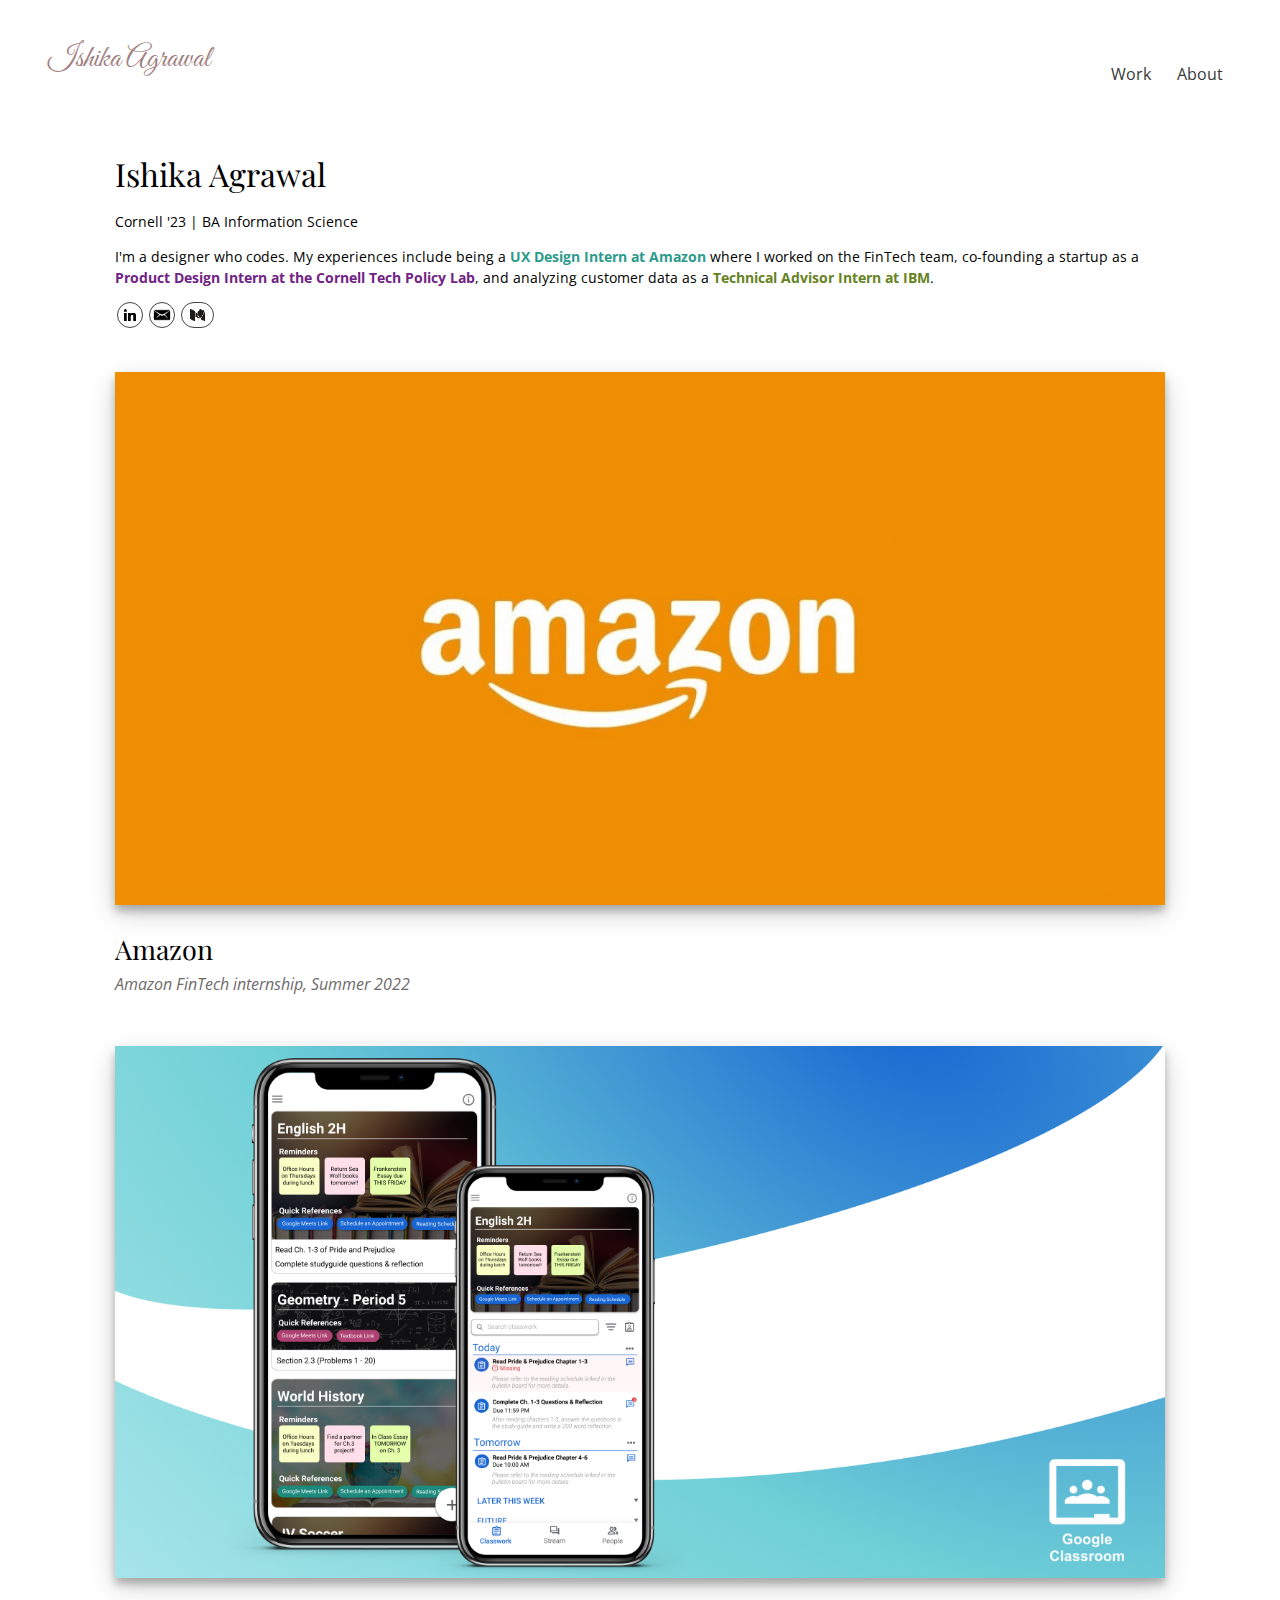
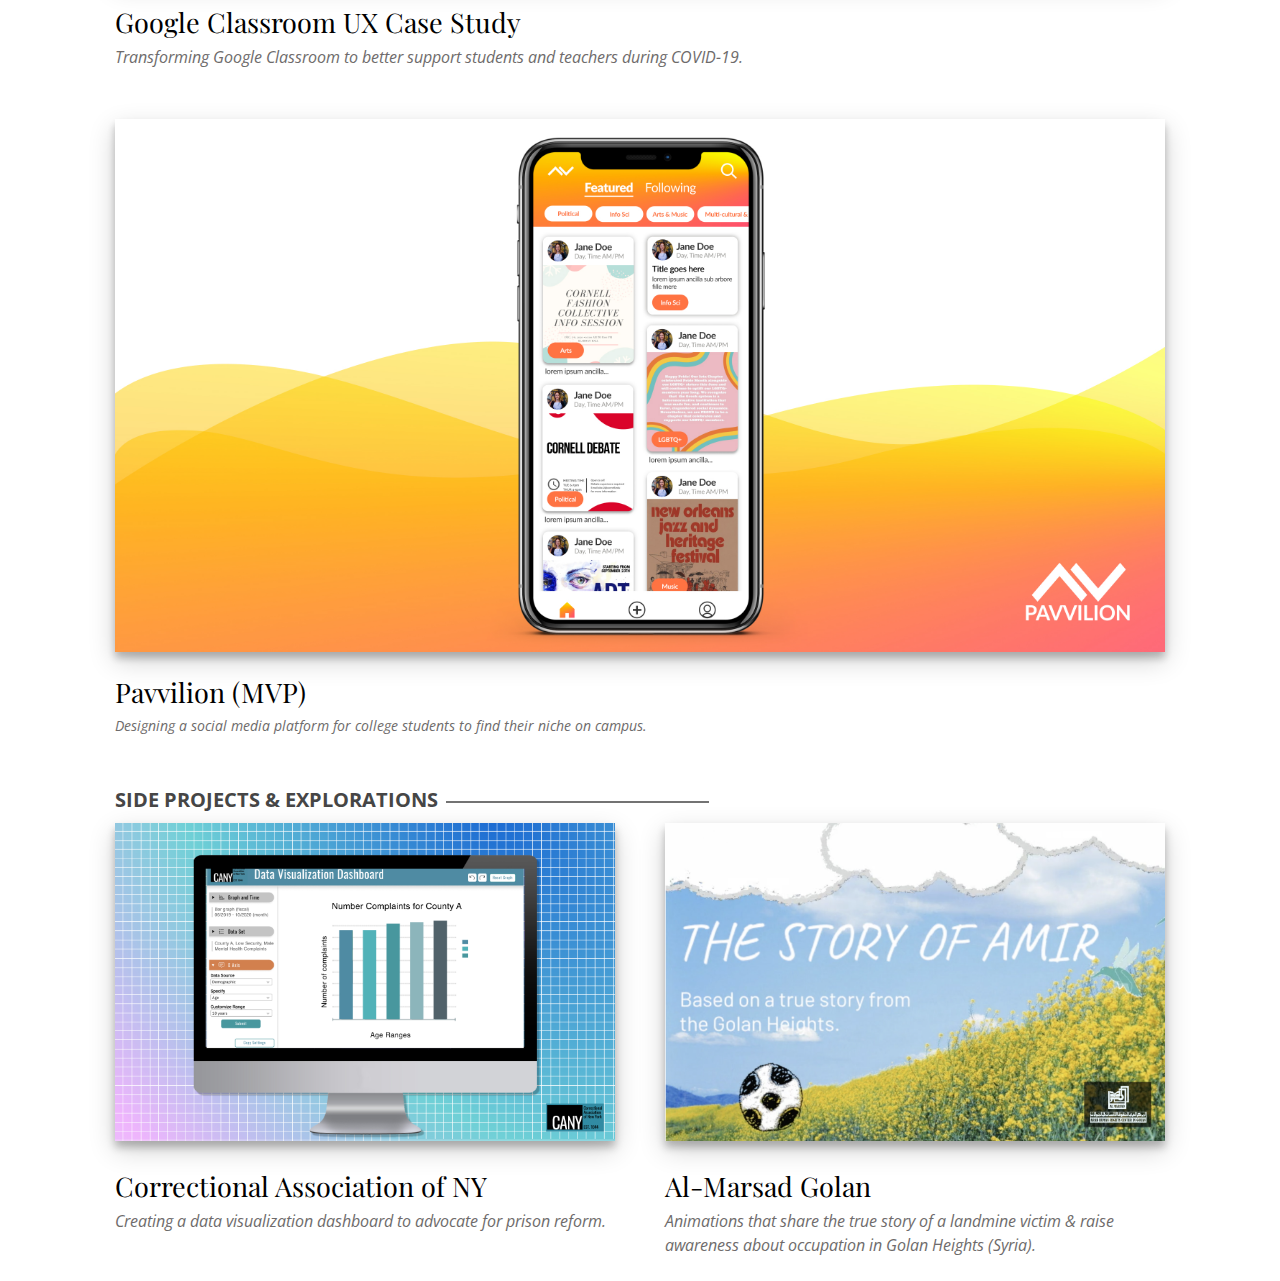
<file: index.html>
<!DOCTYPE html>
<html lang="en">
<head>
    <meta charset = "utf-8" />
    <meta name="viewport" content="width = device-width, initial-scale=1" />

    <title>Main Page</title>

    <!-- <link rel="stylesheet" type="text/css" href="styles/theme1.css" media="all"/> -->
    <link href="https://fonts.googleapis.com/css?family=Open+Sans" rel="stylesheet" type="text/css">
    <link href="https://fonts.googleapis.com/css?family=Playfair+Display" rel="stylesheet" type="text/css">
    <link href="https://fonts.googleapis.com/css2?family=Great+Vibes&family=Open+Sans:wght@300&display=swap" rel="stylesheet" type="text/css">
    <link rel="stylesheet" type="text/css" href="styles/theme3.css" media="all"/>
</head>

<body>
    <div class="top-bar">
    </div>

    <div class="page">

    <div id="cover_ishika">

        <h4>Ishika Agrawal</h4>

        <header>
            <nav>
                <ul>
                    <li style="margin-left: -45px"><a href = "index.html"> Work </a></li>
                    <li><a href = "about2.html"> About </a></li>
                </ul>
            </nav>
        </header>
    </div> 

    <div class="description">
        <h1> Ishika Agrawal </h1>
        <p>Cornell '23 | BA Information Science </p>
        <p>
            I'm a designer who codes. My experiences include being a <strong class="one"> UX Design Intern 
                at Amazon </strong> where I worked on the FinTech team, co-founding a startup as a <strong class="two">Product Design Intern 
            at the Cornell Tech Policy Lab</strong>, and analyzing customer data as a <strong class="three">Technical Advisor Intern at IBM</strong>.
        </p>

            <div class = "contact_info">
                <a href="https://www.linkedin.com/in/agrawal-ishika" target="_blank">
                    <img src="images/linkedin.png" alt = "LinkedIn">
                </a>
                <a href="mailto:ia83@cornell.edu" target="_blank">
                    <img src = "images/email.png" alt = "Email" >
                </a>
                <a href="https://medium.com/@ishikaagrawal04" target="_blank">
                    <img src = "images/medium.png" alt = "Medium" >
                </a>
            </div>
            <div class="menu-wrap">
                <input type="checkbox" class="toggler">
                <div class="hamburger"><div></div></div>
                <div class="menu">
                    <div>
                        <div>
                            <ul>
                                <li><a href = "index.html"> Work </a></li>
                                <li><a href = "about2.html"> About </a></li>
                            </ul>
                        </div>
                    </div>
                </div>
            </div>
            
    </div>

    <div class="page-main animate">
        <!-- <div class="subsection-title">
            <h4>FULL UX CASE STUDIES</h4>
        </div> -->

        <div class="case-study">
            <a href='amazon.html'><img src = "images/amazon.jpg" alt = "Google Classroom" class="image"/></a>
            <h2> Amazon</h2>
            <p> Amazon FinTech internship, Summer 2022 </p>
        </div>

        <div class="case-study">
            <a href='gc2.html'><img src = "images/gc_flipped2.jpg" alt = "Google Classroom" class="image"/></a>
            <h2> Google Classroom UX Case Study </h2>
            <p> Transforming Google Classroom to better support students and teachers during COVID-19. </p>
        </div>

        <div class="case-study pavvilion">
            <div class="coming-soon">
                <a href='pavvilion2.html'><img src = "images/pavvilion.jpg" alt = "Pavvilion" class="pavvilion-image"/></a>
                <div class="middle">
                    <div class="text">Coming Soon</div>
                </div>
            </div>
            <h2> Pavvilion (MVP) </h2>
            <p> Designing a social media platform for college students to find their niche on campus. </p>
        </div>

        <div class="subsection-title">
            <h4>SIDE PROJECTS & EXPLORATIONS</h4>
        </div>

        <div class="project-row">
            <div class="side-project">
                <a href='http:&#47;&#47;ishikaagrawal04.medium.com/prison-data-visualizations-advocating-for-ny-a4701d79b7fb'><img src = "images/cany.jpg" alt = "CANY" class="image"/></a>
                <h2> Correctional Association of NY </h2>
                <p> Creating a data visualization dashboard to advocate for prison reform. </p>
            </div>
    
            <div class="side-project">
                <a href='http:&#47;&#47;blogs.cornell.edu/designmediacommunityspring21/al-marsad-golan/'><img src = "images/golan.jpg" alt = "Golan" class="image"/></a>
                <h2> Al-Marsad Golan </h2>
                <p> Animations that share the true story of a landmine victim & raise awareness about occupation in Golan Heights (Syria).  </p>
            </div>
        </div>

        <!-- <div class="indiv_study1" onclick="location.href='http:&#47;&#47;ishikaagrawal04.medium.com/google-classroom-ux-case-study-ddb03329a4dc';" style="cursor: pointer;">
        </div>

        <div class="indiv_study3">
            <div class="cany" onclick="location.href='http:&#47;&#47;ishikaagrawal04.medium.com/prison-data-visualizations-advocating-for-ny-a4701d79b7fb';" style="cursor: pointer;">
            </div>
            <div class="nyc" onclick="location.href='http:&#47;&#47;blogs.cornell.edu/designmediacommunityspring21/al-marsad-golan/';" style="cursor: pointer;">
            </div>
        </div> -->
    </div>

</div>


</body>

</html>
</file>
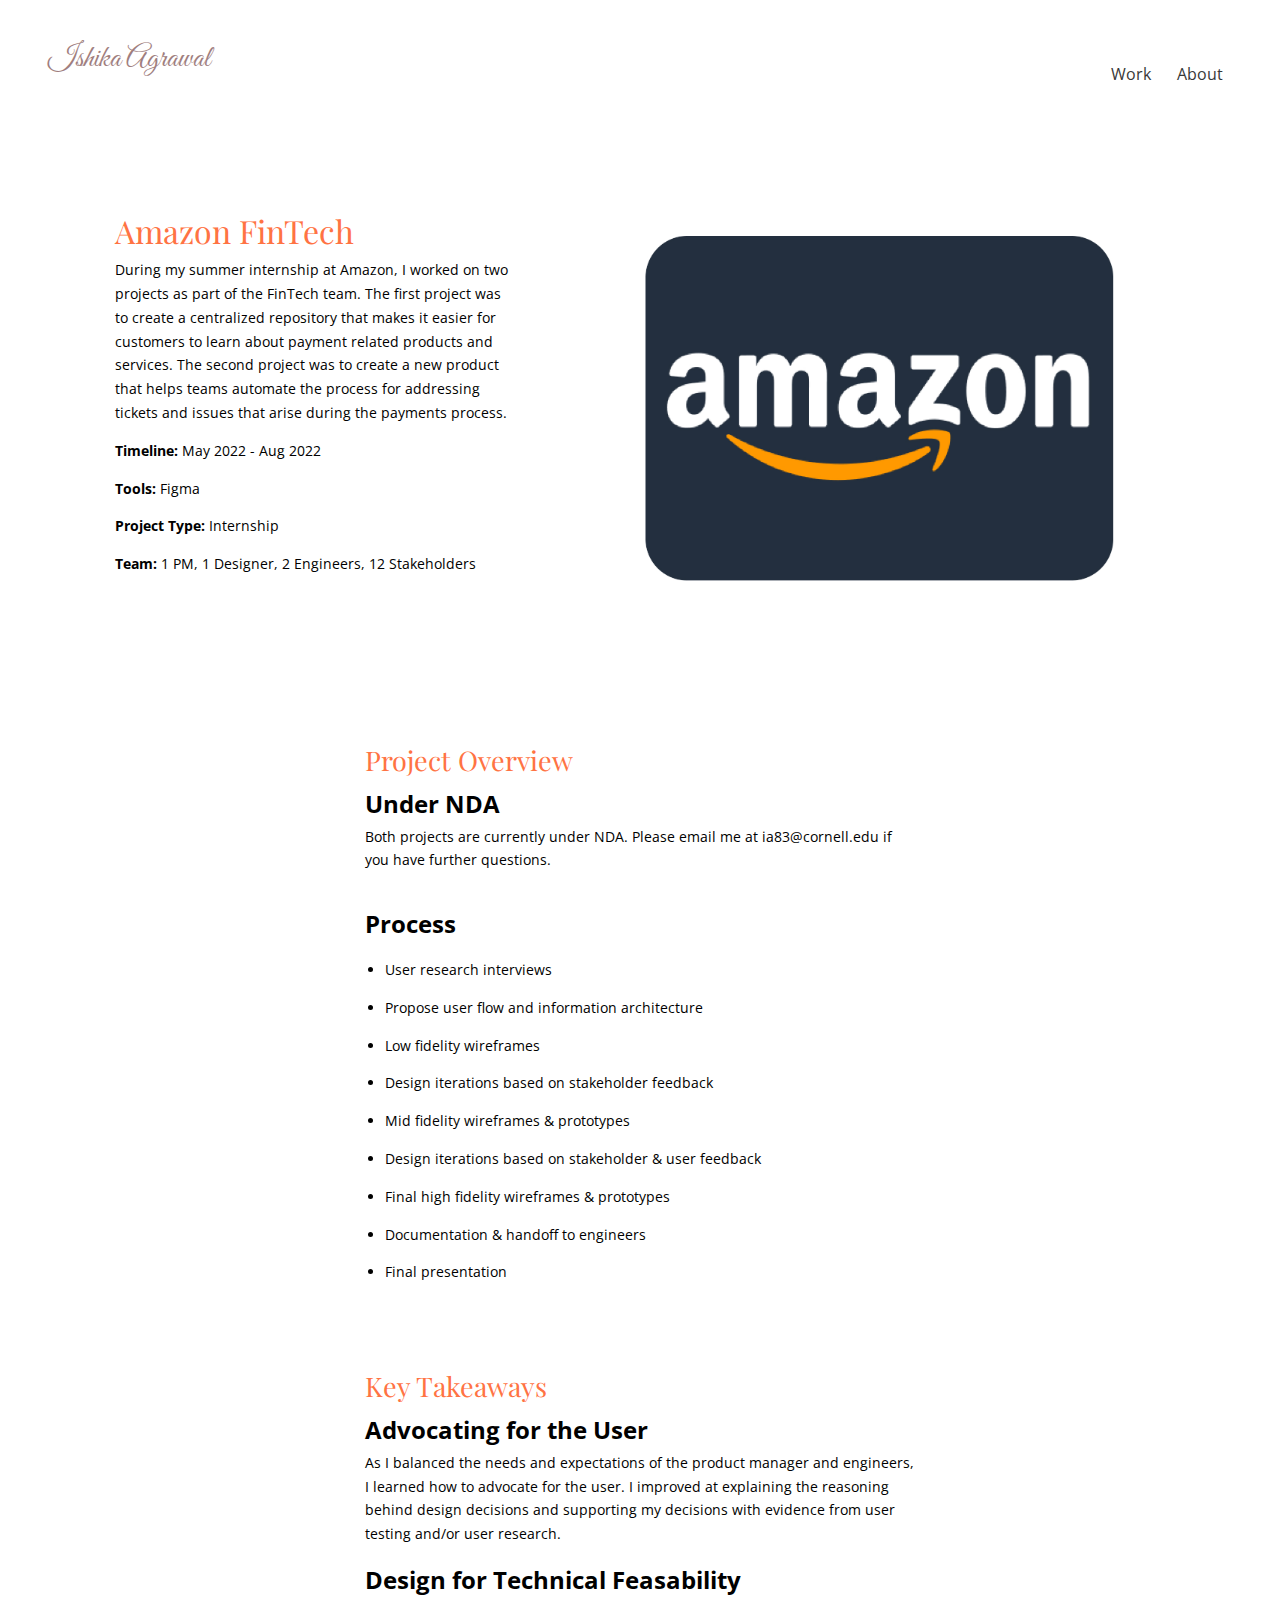
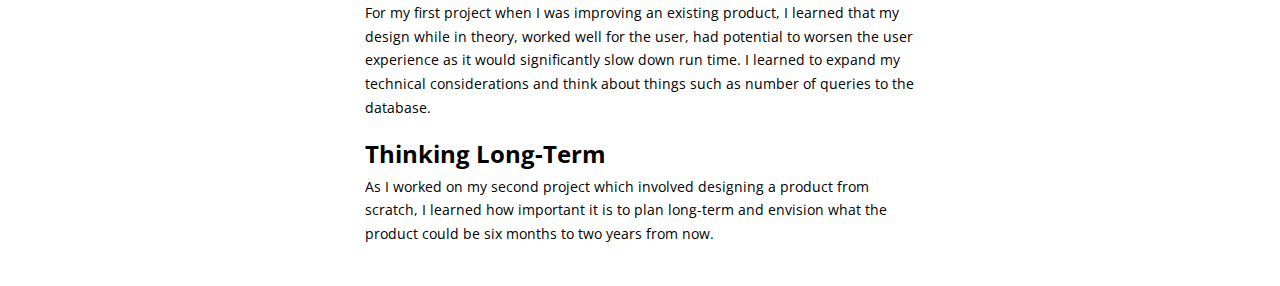
<file: amazon.html>
<!DOCTYPE html>
<html lang="en">
<head>
    <meta charset = "utf-8" />
    <meta name="viewport" content="width = device-width, initial-scale=1" />

    <title>Main Page</title>

    <!-- <link rel="stylesheet" type="text/css" href="styles/theme1.css" media="all"/> -->
    <link href="https://fonts.googleapis.com/css?family=Open+Sans" rel="stylesheet" type="text/css">
    <link href="https://fonts.googleapis.com/css?family=Playfair+Display" rel="stylesheet" type="text/css">
    <link href="https://fonts.googleapis.com/css2?family=Great+Vibes&family=Open+Sans:wght@300&display=swap" rel="stylesheet" type="text/css">
    <link rel="stylesheet" type="text/css" href="styles/theme3.css" media="all"/>
</head>

<body>
    <div id="cover_ishika">
        <h4>Ishika Agrawal</h4>

        <header>
            <nav>
                <ul>
                    <li style="margin-left: -45px"><a href = "index.html"> Work </a></li>
                    <li><a href = "about2.html"> About </a></li>
                </ul>
            </nav>
        </header>

        <div class="menu-wrap">
            <input type="checkbox" class="toggler">
            <div class="hamburger"><div></div></div>
            <div class="menu">
                <div>
                    <div>
                        <ul>
                            <li><a href = "index.html"> Work </a></li>
                            <li><a href = "about2.html"> About </a></li>
                        </ul>
                    </div>
                </div>
            </div>
        </div>
    </div> 

    <div class="page-main">
        <div class="case-study google">
            <div class="pavvilion">

                <div class="header">
                    <div class="alternate-tleft">
                        <br>
                        <h1 style="color: #FF7343">Amazon FinTech</h1>
        
                        <p>
                            During my summer internship at Amazon, I worked on two projects as part of the FinTech team.
                            The first project was to create a centralized repository that makes it easier for customers
                            to learn about payment related products and services. The second project was to create a new
                            product that helps teams automate the process for addressing tickets and issues that arise
                            during the payments process.
                        </p>
        
                        <p><strong>Timeline: </strong>May 2022 - Aug 2022</p>
                        <p><strong>Tools: </strong>Figma</p>
                        <p><strong>Project Type: </strong>Internship</p>
                        <p><strong>Team: </strong>1 PM, 1 Designer, 2 Engineers, 12 Stakeholders</p>
                    </div>

                    <img src = "images/amazon-coverimg3.jpg" alt = "Cover Pic" class="small"/>
                </div>

                <div id="user-research">
                    <h2 style="color: #FF7343">Project Overview</h2>
                    <h3>Under NDA</h3>
                    <p>
                        Both projects are currently under NDA. Please email me at ia83@cornell.edu if you 
                        have further questions.
                    </p>
                    <br>
                    <h3>Process</h3>
                    <ul>
                        <li>User research interviews</li>
                        <li>Propose user flow and information architecture</li>
                        <li>Low fidelity wireframes</li>
                        <li>Design iterations based on stakeholder feedback</li>
                        <li>Mid fidelity wireframes & prototypes</li>
                        <li>Design iterations based on stakeholder & user feedback</li>
                        <li>Final high fidelity wireframes & prototypes</li>
                        <li>Documentation & handoff to engineers</li>
                        <li>Final presentation</li>
                    </ul>
                </div>

                <div id="user-research">
                    <div id="key-takeways">
                        <h2 style="color: #FF7343">Key Takeaways</h2>
        
                        <h3>Advocating for the User </h3> 
                        <p>
                            As I balanced the needs and expectations of the product manager and engineers, I learned
                            how to advocate for the user. I improved at explaining the reasoning behind
                            design decisions and supporting my decisions with evidence from user testing and/or 
                            user research.
                        </p>
        
                        <h3>Design for Technical Feasability</h3>
                        <p>
                            For my first project when I was improving an existing product, I learned
                            that my design while in theory, worked well for the user, had potential to worsen the user 
                            experience as it would significantly slow down run time. I learned to expand my 
                            technical considerations and think about things such as number of queries to the database. 
                        </p>
        
                        <h3> Thinking Long-Term </h3> 
                        <p>
                            As I worked on my second project which involved designing a product from scratch, I 
                            learned how important it is to plan long-term and envision what the product could be
                            six months to two years from now.
                        </p>
                    </div>
                </div>
        </div>
        </div>
</body>
</html>
</file>
<file: styles/theme1.css>
/* Header Styling */
.case-study .header img {
    width: 100%;
}


.case-study p {
    font-size: 19px;
    font-family: 'Times New Roman', Times, serif;
    max-width: 950px;
    justify-content: center;
    align-items: center;
    margin: auto;
    line-height: 1.7em;
    margin-bottom: 1em;
}

.case-study ol li {
    font-size: 19px;
    font-family: 'Times New Roman', Times, serif;
    max-width: 950px;
    justify-content: center;
    align-items: center;
    margin: auto;
    line-height: 1.7em;
}

.case-study h3 {
    max-width: 950px;
    justify-content: center;
    align-items: center;
    margin: auto;  
    line-height: 1.7em;
}

.case-study h1 {
    max-width: 950px;
    justify-content: center;
    align-items: center;
    margin: auto;  
    line-height: 1.7em;
    text-align: center;
}

.case-study h2 {
    padding-top: 40px;
    max-width: 950px;
    justify-content: center;
    align-items: center;
    margin: auto;  
    line-height: 1.7em;
    color: #1866D3;
}

.case-study article img {
    max-width: 100%;
    align-items: center;
}

.case-study .why-gc {
    display: flex;
    flex-direction: row;
    max-width: 950px;
    align-items: center;
    margin: auto; 
    padding-top: 20px;
}

.case-study .why-gc img {
    align-self: center;
}

.case-study .small {
    max-width: 950px;
    display: block;
    /* justify-content: center; */
    align-items: center;
    margin: auto;  
}

.case-study .smallest {
    max-width: 650px;
    display: block;
    /* justify-content: center; */
    align-items: center;
    margin: auto;  
}

@media screen and (max-width: 950px) {
    .case-study .small {
        max-width: 100%;
        display: block;
        /* justify-content: center; */
        align-items: center;
        margin: auto;  
    }
    
    .case-study .smallest {
        max-width: 100%;
        display: block;
        /* justify-content: center; */
        align-items: center;
        margin: auto;  
    }

    .case-study .why-gc {
        display: flex;
        flex-direction: column;
        max-width: 950px;
        align-items: center;
        margin: auto; 
        padding-top: 20px;
    }

    .case-study article {
        padding-left: 15px;
        padding-right: 15px;
    }
}
</file>
<file: styles/theme3.css>
hr {
    margin-top: 20px;
}

video {
    display: block;
    margin: 0 auto;
}

#about-mainsection {
    display: flex;
    flex-direction: row;
    max-width: 1050px;
    margin: auto;
    justify-content: space-between;
    align-items: center;
}

#about-mainsection p {
    font-size: 14px;
    font-family: 'Open Sans';
    max-width: 650px;
    font-style: normal;
    color: black;
}

#about-mainsection h1 {
    color: black;
    font-family: 'Playfair Display';
    text-decoration: none;
}

.description h4 {
    padding-top: 9px;
}

.description {
    max-width: 1050px;
    margin: auto;
    margin-bottom: 40px;
}

.description p {
    font-size: 14px;
    font-family: 'Open Sans';
    font-style: normal;
    color: black;
}

.description h1 {
    font-family: 'Playfair Display';
    font-weight: normal;
    text-decoration: none;
    color: black;
}

.google ul li {
    font-size: 19px;
    font-family:'Roboto';
    /* max-width: 950px; */
    justify-content: center;
    align-items: center;
    margin: auto;
    line-height: 1.7em;
    margin-bottom: 1em;
    color: black;
    font-style: normal;
}

html {
    scroll-behavior: smooth;
}

main {
    background-color: white;
}

h1 {
  color: #3759bb;
  text-transform: capitalize;
  line-height: 1.0em;
  text-decoration: #441d4d underline;
  font-family: "Playfair Display";
  background-color: white;
}

h2 {
  font-family: "Playfair Display";
  font-style: normal;
  font-size: 30px;
  font-stretch: expanded;
  font-weight: normal;
}

h3 {
  color: #6e6b6b;
  font-family: "Open Sans";
  font-style: oblique;
  font-size: 24px;
}

p {
  color: #6e6b6b;
  font-family: "Open Sans";
  font-style: oblique;
  font-size: 20px;
  line-height: 1.5;
}

ul {
  color: black;
  font-family: monospace;
  font-style: normal;
  line-height: 1.5;
}

ol {
  color: black;
  background-color: white;
  font-family: monospace;
  font-style: normal;
  line-height: 1.5;
}

footer {
  color: black;
  font-family:'Roboto';
  font-style: italic;
  font-size: 24px;
  text-align: center;
  background-color: white;
  margin: 20px;
}

nav {
    margin-top: -10px;
    justify-content: center;
    align-items: center;
    margin-left: auto;
    margin-right: auto;
}

nav ul li {
    padding: 6px;
    margin-left: 0px;
    display: inline-block;
}

nav ul li {
    list-style-type: none;
    padding-bottom: 6px;
}

.jump-to nav ul li {
    padding: 6px;
    margin-left: 0px;
    display: inline-block;
}

.jump-to nav ul li {
    list-style-type: none;
    padding-bottom: 6px;
}

.jump-to nav {
    margin-bottom: 0px;
    text-align: center;
}

.jump-to h3 {
    font-size: 20px;
    color: black;
    text-align: center;
}

 header {
     display: flex;
     flex-direction: row;
     /* justify-content: space-between;
     align-items: center; */
 }

 header h4 {
     text-transform: uppercase;
     letter-spacing: 1.5px;
     font-size: 24px;
     font-family: "Playfair Display";
 }

 header nav a {
     font-family:'Open Sans';
     font-size: 16px;
     text-decoration: none;
     color: #383838;
     padding: 3px;
     font-weight: normal;
 }

header nav a:hover {
    color:hsl(0, 0%, 45%);
}

 .contact_info {
     display: inline-block;
 }

 .contact_info img {
     max-height: 25px;
     padding: 10px;
 }

 .contact_info a {
     text-decoration: none;
 }

 #openingbox {
     display: flex;
     flex-direction: column;
     padding: 175px;
     text-align: center;
 }

 #openingbox h1 {
     font-size: 65px;
     text-align: center;
     margin: 3px;
 }

 #openingbox p {
     font-size: 40px;
     text-align: center;
     font-family:'Roboto';
 }

 .study_headings {
     display: flex;
     flex-direction: column;
     background-color: #441d4d;
     color: white;
 }

 .study_headings h2 {
     text-align: center;
     font-family:'Roboto';
     font-size: 34px;
     margin: 0px;
     padding: 15px;
 }

 .study_headings p {
     background-color: #441d4d;
     color: white;
     font-size: 24px;
     text-align: center;
     font-family:'Roboto';
     font-style: oblique;
 }

 .indiv_study {
     display: flex;
     flex-direction: row;
     align-items: center;
     padding: 0px;
     justify-content: space-between;
     background-color: white;
     margin-bottom: 50px;
 }

 .indiv_study img {
     border: 3px solid #000000;
     margin: 5px;
     padding: 0px;
     max-width: 596px;
     max-height: 434px;
     position: relative;
     left: 75px;
     z-index: 9;
     box-shadow: 0 12px 16px 0 rgba(0,0,0,0.24), 0 17px 50px 0 rgba(0,0,0,0.19);
 }

 .indiv_study article {
     display: flex;
     flex-direction: column;
     background-color: #D1804E;
     margin: 15px;
     padding-top: 110px;
     padding-left: 300px;
     padding-right: 50px;
     min-height: 575px;
     min-width: 400px;
     position: relative;
     right: 200px;
     box-shadow: 0 12px 16px 0 rgba(0,0,0,0.24), 0 17px 50px 0 rgba(0,0,0,0.19);
 }

 .indiv_study2 {
     display: flex;
     flex-direction: row;
     align-items: center;
     margin: 0px;
     padding: 0px;
     justify-content: space-between;
     background-color: white;
     margin-bottom: 50px;
 }

 .indiv_study2 img {
     border: 3px solid #000000;
     margin: 5px;
     padding: 0px;
     max-width: 596px;
     max-height: 434px;
     position: relative;
     right: 250px;
     z-index: 9;
     box-shadow: 0 12px 16px 0 rgba(0,0,0,0.24), 0 17px 50px 0 rgba(0,0,0,0.19);
 }

 .indiv_study2 article {
     display: flex;
     flex-direction: column;
     background-color: #e9cccc;
     margin: 15px;
     padding-top: 110px;
     padding-left: 50px;
     padding-right: 300px;
     min-height: 575px;
     min-width: 400px;
     position: relative;
     left: 25px;
     box-shadow: 0 12px 16px 0 rgba(0,0,0,0.24), 0 17px 50px 0 rgba(0,0,0,0.19);
     text-align: left;
 }

 .logo-holder .text {
    position:absolute;
    width:350px;
    top:10px;
    left:10px;
    opacity:0;
}

.hidden:hover {
  position: absolute;
  top: 40%;
  left: 200px;
  background-color: white;
  transform: translate(-50%, -50%);
}

 article p {
     font-size: 20px;
     margin: 10px;
 }

 .about_me {
     /* display: flex;
     flex-direction: row; */
     background-color: white;
     align-items: center;
     margin: 40px;
     margin-left: 375px;
 }

 .about_me h1 {
    font-size: 25px;
    text-decoration: none;
    padding-top: 10px;
 }

 .about_me article{
     padding: 45px;
 }

 .about_me article h4{
    font-size: 18px;
    text-decoration: none;
    color:#444343;
    font-weight: lighter;
    font-family: 'Roboto';
    line-height: 1.6em;
 }

 .resume {
     /* display: flex;
     flex-direction: column; */
     background-color: white;
     /* justify-content: center; */
     margin-left: 400px;
 }

 .resume h1 {
    font-size: 25px;
    text-decoration: none;
    padding-top: 100px;
    padding-bottom: 20px;
    margin-left: 25px;
     /* text-align: left; */
 }

 .resume img {
     width: 900px;
     justify-content: center;
     margin-left: auto;
     margin-right: auto;
 }

 .com-study img {
    width: 50%;
    border-radius: 180px;
    margin: 20px;
 }

 #image {
     background-color: white;
 }

 #image img {
     align-items: center;
     justify-content: center;
 }

 #overall_box {
     display: flex;
     flex-direction: row;
     background-color: #e4eaf4;
 }

#overall_box h3 {
    font-size: 19px;
}
 #overall_box aside{
     margin: 20px;
     background-color: white;
 }

 #main_part {
     margin: 20px;
     background-color: white;
 }

dl {
    font-family: monospace;
}

dd {
     margin-bottom: 10px;
 }

article a {
    text-align: center;
    font-family:'Roboto';
    font-size: 34px;
    margin: 0px;
    padding: 15px;
    color: #3759bb;
}

.gc p {
    font-size: 24px;
}

.gc ol {
    font-size: 24px;
}

figure img {
    text-align: center;
}

.page-main {
    background-color: #ffffff;
    margin-top: 40px;
    max-width: 1050px;
    margin: auto;
}

#cover img {
    max-width: 100%;
}

header img {
    max-width: 400px;
}

#project img {
  display: block;
  margin-left: auto;
  margin-right: auto;
}

.button {
    background-color: #af934c;
    text-align: center;
    padding: 15px;
    display: inline-block;
    margin-top: 50px;
    max-width: 250px;
}

.button:hover {
  box-shadow: 0 12px 16px 0 rgba(0,0,0,0.24), 0 17px 50px 0 rgba(0,0,0,0.19);
}

.button a {
    font-size: 20px;
    text-decoration: none;
    color: white;
}

.button2 {
    background-color: #af934c;
    text-align: center;
    padding: 15px;
    display: inline-block;
    margin-top: 50px;
    max-width: 250px;
}

.button2 a {
    font-size: 20px;
    text-decoration: none;
    color: white;
}

#cover_ishika {
    display: flex;
    flex-direction: row;
    flex-wrap: wrap;
    justify-content: space-between;
    align-items: center;
    margin: 40px;
}

#cover_ishika h1 {
    font-size: 25px;
    text-decoration: none;
    padding-top: 10px;
}

#cover_ishika h4 {
    margin-top: 0px;
    font-size: 30px;
    text-decoration: none;
    color: hsl(0, 15%, 56%);
    font-weight: lighter;
    font-family: 'Great Vibes';
}

#cover_ishika p {
    font-size: 16px;
    text-decoration: none;
    color:#444343;
    font-style: normal;
    font-weight: lighter;
}

#cover_ishika .cover img {
    box-shadow: 0 4px 8px 0 #E9CCCC, 0 6px 14px 0 #E9CCCC;
}

.cover img {
    box-shadow: 0 4px 8px 0 #E9CCCC, 0 6px 14px 0 #E9CCCC;
}

.contact_info img {
    max-height: 20px;
    border: 1px solid #444343;
    border-radius: 100px;
    padding: 2px;
    margin-left: 2px;
}

.page-main h2 {
    font-size: 27px;
    text-decoration: none;
}

.page-main p {
    font-family: 'Open Sans';
    font-size: 16px;
}

.page-main h4 {
    font-family: 'Open Sans';
}

.indiv_study .sample_img {
    min-width: 1000px;
}

.gc {
    background: #5E74C2;
    border: 3px solid #5E74C2;
    box-sizing: border-box;
    box-shadow: 0 12px 16px 0 rgba(0,0,0,0.24), 0 17px 50px 0 rgba(0,0,0,0.19), inset 4px 4px 4px hsl(227, 40%, 43%);
    width: 72%;
    padding: 200px;
    z-index: 0;
}

/* main {
    background: white;
    padding-top: 30px;
    padding-bottom: 30px;
    padding-left: 200px;
    box-shadow: 0px 4px 4px rgba(0, 0, 0, 0.25);
} */

.gc h2 {
    background-color: white;
    padding: 30px;
    padding-bottom: 10px;
    margin-bottom: 0px;
    width: 100%;
}

.gc h4 {
    background-color: white;
    padding: 30px;
    padding-top: 10px;
    margin-top: 0px;
    width: 100%;
}

.gc_images {
    display: flex;
    flex-direction: row;
}

.indiv_study img {
    border: none;
    width: 100%;
}

.indiv_study1 {
    background-image: url("../images/gc.jpg");
    background-repeat: no-repeat;
    width: 1000px;
    height: 500px;
    margin-right: 40px;
    margin-bottom: 50px;
    box-shadow: 0 6px 8px 0 rgba(0,0,0,0.24), 0 8.5px 25px 0 rgba(0,0,0,0.19);  
}

.animate .indiv_study1:hover {
    -ms-transform: scale(1.03); /* IE 9 */
    -webkit-transform: scale(1.03); /* Safari 3-8 */
    transform: scale(1.03); 
  }

  .indiv_study3 {
      display: flex;
      flex-direction: row;
      justify-content: space-between;
  }

.indiv_study3 .cany {
    background-image: url("../images/cany.jpg");
    background-repeat: no-repeat;
    width: 470px;
    height: 500px;
    margin-right: 40px;
    box-shadow: 0 6px 8px 0 rgba(0,0,0,0.24), 0 8.5px 25px 0 rgba(0,0,0,0.19);  
}

.indiv_study3 .nyc {
    background-image: url("../images/golan.jpg");
    background-repeat: no-repeat;
    width: 470px;
    height: 500px;
    margin-right: 40px;
    box-shadow: 0 6px 8px 0 rgba(0,0,0,0.24), 0 8.5px 25px 0 rgba(0,0,0,0.19);  
}

.animate .nyc:hover {
    -ms-transform: scale(1.03); /* IE 9 */
    -webkit-transform: scale(1.03); /* Safari 3-8 */
    transform: scale(1.03); 
  }

 .animate .cany:hover {
    -ms-transform: scale(1.03); /* IE 9 */
    -webkit-transform: scale(1.03); /* Safari 3-8 */
    transform: scale(1.03); 
  }


.case-study img {
    max-width: 100%;
    box-shadow: 0 6px 8px 0 rgba(0,0,0,0.24), 0 8.5px 25px 0 rgba(0,0,0,0.19); 
}

.case-study h2 {
    margin-bottom: 5px;
}

.case-study p {
    margin-top: 5px;
    margin-bottom: 50px;
}

.animate .case-study:hover img {
    -ms-transform: scale(1.03); /* IE 9 */
    -webkit-transform: scale(1.03); /* Safari 3-8 */
    transform: scale(1.03); 
    transition: transform .5s;
}

.animate .side-project:hover img {
    -ms-transform: scale(1.03); /* IE 9 */
    -webkit-transform: scale(1.03); /* Safari 3-8 */
    transform: scale(1.03); 
    transition: transform .5s;
}

.contact-info:hover img {
    -ms-transform: scale(1.03); /* IE 9 */
    -webkit-transform: scale(1.03); /* Safari 3-8 */
    transform: scale(1.03); 
    transition: transform .5s;
}

/* .pavvilion:hover img {
    opacity: 0.5;
} */



.subsection-title h4 {
    font-size: 20px;
    color: rgb(70, 70, 70);
    text-align: left;
    margin-bottom: 10px;
}

.subsection-title h4::after{
    display: inline-block;
    content: "";
    border-top: .15rem solid hsl(0, 0%, 45%);
    width: 25%;
    margin-left: 8px;
    transform: translateY(-0.25rem);
}

.project-row {
    display: flex;
    flex-direction: row; 
    gap: 50px;
}

.side-project img {
    max-width: 100%;
    box-shadow: 0 6px 8px 0 rgba(0,0,0,0.24), 0 8.5px 25px 0 rgba(0,0,0,0.19); 
}

.side-project h2 {
    margin-bottom: 5px;
}

.side-project p {
    margin-top: 5px;
}

.pavvilion-image {
    opacity: 1;
    display: block;
    width: 100%;
    height: auto;
    transition: .5s ease;
    backface-visibility: hidden;
  }

  .image {
    transition: .5s ease;
  }
  
  .middle {
    transition: .5s ease;
    opacity: 0;
    position: absolute;
    top: 50%;
    left: 50%;
    transform: translate(-50%, -50%);
    -ms-transform: translate(-50%, -50%);
    text-align: center;
  }
  
  .text {
    background-color: rgba(255, 255, 255, 0.26);
    color: hsl(0, 0%, 16%);
    font-size: 45px;
    padding: 16px 32px;
    z-index: 9;
  }


  .one{
      color:hsl(172, 56%, 39%);
  }

  .two{
    color:rgb(112, 35, 131);
}

.three{
    color:#668323;
}

:root {
    --primary-color: rgba(255, 255, 255, 0.493);
    --overlay-color: rgba(24, 39, 51, 0.85);
    --menu-speed: 0.75s;
}

.menu-wrap {
    position: fixed;
    top: 0;
    right: 0;
    z-index: 1;
}

.menu-wrap .toggler {
    position: absolute;
    top: 0;
    right: 0;
    z-index: 2;
    cursor: pointer;
    width: 50px;
    height: 50px;
    opacity: 0;
}

.menu-wrap .hamburger {
    position: absolute;
    top: 0;
    right: 0;
    z-index: 1;
    width: 60px;
    height: 60px;
    padding: 0.5rem;
    background: var(--primary-color);
    display: flex;
    align-items: center;
    justify-content: center;
}

/* Hamburger LIne */
.menu-wrap .hamburger > div {
    position: relative;
    width: 60%;
    height: 2px;
    background-color: black;
    display: flex;
    align-items: center;
    justify-content: center;
    transition: all 0.4s ease;
}

.menu-wrap .hamburger > div:before, 
.menu-wrap .hamburger > div:after {
    content: '';
    position: absolute;
    z-index: 1;
    top: -10px;
    width: 100%;
    height: 2px;
    background: inherit;
}

.menu-wrap .hamburger > div:after {
    top: 10px;
}

/* Toggler */
.menu-wrap .toggler:checked + .hamburger > div {
    transform: rotate(135deg);
}

.menu-wrap .toggler:checked + .hamburger > div:before,
.menu-wrap .toggler:checked + .hamburger > div:after {
    top: 0;
    transform: rotate(90deg);
}

.menu-wrap .toggler:checked:hover + .hamburger > div {
    transform: rotate(225deg);
}

.menu-wrap .menu {
    position: fixed;
    top: 0;
    right: 0;
    width: 100%;
    height: 100%;
    visibility: hidden;
    overflow: hidden;
    display: flex;
    align-items: center;
    justify-content: center;
}

.menu-wrap .menu > div {
    background: var(--overlay-color);
    border-radius: 50%;
    width: 200vw;
    height: 200vw;
    display: flex;
    flex: none;
    align-items: center;
    justify-content: center;
    transform: scale(0);
    transition: all 0.4s ease;
}

.menu-wrap .menu > div > div {
    text-align: center;
    max-width: 90vw;
    max-height: 100vh;
    opacity: 0;
    transition: opacity 0.4s ease;
}

.menu-wrap .menu > div > div ul li {
    list-style: none;
    color: white;
    font-size: 1.5rem;
    padding: 1rem;
}

.menu-wrap .menu > div > div ul li a {
    color: inherit;
    text-decoration: none;
    transition: color 0.4s ease;
}

/* show menu */
.menu-wrap .toggler:checked ~ .menu {
    visibility: visible;
}

.menu-wrap .toggler:checked ~ .menu > div {
    transform: scale(1);
    transition-duration: var(--menu-speed);
}

.menu-wrap .toggler:checked ~ .menu > div > div {
    opacity: 1;
    transition: opacity 0.4s ease;
}

.menu-wrap {
    visibility: hidden;
}

/* CASE STUDY STYLING */

.google .header{
    display: flex;
    flex-direction: row;
    /* flex-wrap: wrap; */
    justify-content: space-between;
    max-width: 1050px;
    margin: auto;
    align-items: center;
}

.google .header img {
    max-height: 500px;
    justify-content: center;
}

.google .header .alternate-tleft{
    max-width: 400px;
}

.google .header p {
    font-size: 14px;
    font-family: 'Open Sans';
}

.google .header strong {
    font-weight: bolder;
}

.google .gc-summary {
    display: flex;
    flex-direction: row;
    justify-content: space-between;
    max-width: 1050px;
    margin: auto;
    flex: 1 1 0px;
    margin-top: 40px;
    margin-bottom: 40px;
}

.google .gc-summary p {
    font-size: 14px;
    font-family: 'Open Sans';
}

.google .gc-summary ul li {
    font-size: 14px;
    font-family: 'Open Sans';
}

.google .gc-summary #key-takeways {
    max-width: 475px;
}

.google .gc-summary #why-gc-background {
    max-width: 475px;
}

.google .gc-summary .why-gc img {
    margin-bottom: 20px;
}

.google #user-research {
    max-width: 1050px;
    margin: auto;
    align-items: center;
    margin-top: 40px;
    margin-bottom: 40px;
}

.google #user-research p {
    font-size: 14px;
    font-family: 'Open Sans';
    max-width: 550px;
}

.google #user-research h2 {
    max-width: 550px;
}

.google #user-research h3 {
    max-width: 550px;
}

.google #user-research ul li {
    font-size: 14px;
    font-family: 'Open Sans';
    max-width: 550px;
}

.google #user-research .small {
    max-width: 800px;
    margin-bottom: 10px;
}

.google .gc-keyfindings {
    max-width: 1050px;
    margin: auto;
    align-items: center;
    margin-top: 40px;
    margin-bottom: 40px;
}

.google .gc-keyfindings p {
    font-size: 14px;
    font-family: 'Open Sans';
    max-width: 550px;
}

.google .gc-keyfindings ol li {
    font-size: 14px;
    font-family: 'Open Sans';
    max-width: 550px;
}

.google .gc-keyfindings .small {
    max-width: 800px;
    margin-bottom: 10px;
}

.google .gc-keyfindings h2 {
    max-width: 550px;
    margin: auto;
}

.google .gc-keyfindings h3 {
    max-width: 550px;
    margin: auto;
    margin-top: 20px;
}

.google #brainstorming {
    max-width: 1050px;
    margin: auto;
    align-items: center;
    margin-top: 40px;
    margin-bottom: 40px;
}

.google #brainstorming .alternate-tleft{
    display: flex;
    flex-direction: row;
    justify-content: space-between;
    align-items: center;
}

.google #brainstorming .alternate-tleft img{
    max-width: 500px;
}

.google #brainstorming p {
    font-size: 14px;
    font-family: 'Open Sans';
    max-width: 550px;
}

.google #brainstorming ol li {
    font-size: 14px;
    font-family: 'Open Sans';
    max-width: 550px;
}

.google #brainstorming .small {
    max-width: 800px;
    margin-bottom: 10px;
}

.google #brainstorming h2 {
    max-width: 550px;
    margin: auto;
}

.google #brainstorming h3 {
    max-width: 550px;
    margin: auto;
    margin-top: 30px;
}

.google #bulletin-board {
    max-width: 1050px;
    margin: auto;
    align-items: center;
    margin-top: 40px;
    margin-bottom: 40px;
}

.google #bulletin-board p {
    font-size: 14px;
    font-family: 'Open Sans';
    max-width: 550px;
}

.google #bulletin-board ol li {
    font-size: 14px;
    font-family: 'Open Sans';
    max-width: 550px;
}

.google #bulletin-board ul li {
    font-size: 14px;
    font-family: 'Open Sans';
    max-width: 550px;
}

.google #bulletin-board .small {
    max-width: 800px;
    margin-bottom: 10px;
}

.google #bulletin-board h2 {
    max-width: 550px;
    margin: auto;
}

.google #bulletin-board h3 {
    max-width: 550px;
    margin: auto;
    margin-top: 20px;
}

.google #bulletin-board .alternate-tleft {
    display: flex;
    flex-direction: row;
    align-items: center;
}

.google #bulletin-board .alternate-tleft img {
    max-height: 400px;
    margin-top: 20px;
    margin-bottom: 20px;
}

.google #bulletin-board .alternate-tleft .small {
    margin-right: 80px;
}

.google #bulletin-board .alternate-tleft .smallest {
    margin-right: 122px;
}

.google .gc-classworktab {
    max-width: 1050px;
    margin: auto;
    align-items: center;
    margin-top: 40px;
    margin-bottom: 40px;
}

.google .gc-classworktab p {
    font-size: 14px;
    font-family: 'Open Sans';
    max-width: 550px;
}

.google .gc-classworktab ol li {
    font-size: 14px;
    font-family: 'Open Sans';
    max-width: 550px;
}

.google .gc-classworktab ul li {
    font-size: 14px;
    font-family: 'Open Sans';
    max-width: 550px;
}

.google .gc-classworktab h2 {
    max-width: 550px;
}

.google .gc-classworktab h3 {
    max-width: 550px;
}

.google .gc-bulletinexplan {
    max-width: 1050px;
    margin: auto;
    align-items: center;
    margin-top: 40px;
    margin-bottom: 40px;
}

.google .gc-bulletinexplan p {
    font-size: 14px;
    font-family: 'Open Sans';
    max-width: 550px;
}

.google .gc-bulletinexplan ol li {
    font-size: 14px;
    font-family: 'Open Sans';
    max-width: 550px;
}

.google .gc-bulletinexplan ul li {
    font-size: 14px;
    font-family: 'Open Sans';
    max-width: 550px;
}

.google .gc-bulletinexplan h2 {
    max-width: 550px;
}

.google .gc-bulletinexplan h3 {
    max-width: 550px;
}

.google .gc-prototypes {
    max-width: 1050px;
    margin: auto;
    align-items: center;
    margin-top: 40px;
    margin-bottom: 40px;
}

.google .gc-prototypes p {
    font-size: 14px;
    font-family: 'Open Sans';
    max-width: 550px;
}

.google .gc-prototypes ol li {
    font-size: 14px;
    font-family: 'Open Sans';
    max-width: 550px;
}

.google .gc-prototypes ul li {
    font-size: 14px;
    font-family: 'Open Sans';
    max-width: 550px;
}

.google .gc-prototypes h2 {
    max-width: 550px;
}

.google .gc-prototypes h3 {
    max-width: 550px;
}

.google .gc-prototypes .alternate-tleft {
    display: flex;
    flex-direction: row;
    align-items: center;
    justify-content: space-around;
    margin: auto;
}

.google .gc-prototypes .alternate-tleft video {
    max-height: 400px;
    margin-top: 20px;
    margin-bottom: 20px;
}

.google .gc-prototypes .alternate-tleft .gc-text{
    margin-right: 300px;
}

.google p {
    font-size: 12px;
    max-width: 100%;
    justify-content: center;
    align-items: center;
    margin: auto;
    line-height: 1.7em;
    margin-bottom: 1em;
    color: black;
    font-style: normal;
}

.google ol li {
    font-size: 19px;
    font-family:'Roboto';
    /* max-width: 950px; */
    justify-content: center;
    align-items: center;
    margin: auto;
    line-height: 1.7em;
}

.google h3 {
    /* max-width: 950px; */
    justify-content: center;
    align-items: center;
    margin: auto;  
    line-height: 1.7em;
    color: black;
    font-style: normal;
}

.google p {
    font-size: 19px;
    font-family:'Roboto';
    /* max-width: 950px; */
    justify-content: center;
    align-items: center;
    margin: auto;
    line-height: 1.7em;
    margin-bottom: 1em;
    color: black;
    font-style: normal;
}

.google h1 {
    max-width: 1050px;
    justify-content: left;
    align-items: left;
    margin: auto;  
    line-height: 1.7em;
    text-align: left;
    color: #1866D3;
    font-family: 'Playfair Display';
    margin-top: -40px;
    font-weight: normal;
    text-decoration: none;
}

.google h2 {
    padding-top: 40px;
    /* max-width: 950px; */
    justify-content: center;
    align-items: center;
    margin: auto;  
    line-height: 1.7em;
    color: #1866D3;
}

.google img {
    /* max-width: 100%; */
    align-items: center;
    box-shadow: none;
    transform: none;
}

.google .small {
    /* max-width: 950px; */
    display: block;
    /* justify-content: center; */
    align-items: center;
    margin: auto;  
}

.google .smallest {
    /* max-width: 650px; */
    display: block;
    /* justify-content: center; */
    align-items: center;
    margin: auto;  
}

.pavvilion-header {
    max-width: 100%;
}

.pavvilion p {
    font-size: 14px;
    font-family: 'Open Sans';
}

.pavvilion ul li {
    font-size: 14px;
    font-family: 'Open Sans';
}

.pavvilion ol li {
    font-size: 14px;
    font-family: 'Open Sans';
}

.pavvilion #story p {
    max-width: 550px;
    margin: auto;
}

.pavvilion #story h2 {
    max-width: 550px;
    margin: auto;
    margin-top: 40px;
}

.pavvilion #story h3 {
    max-width: 550px;
    margin: auto;
    margin-top: 20px;
}

.pavvilion #story img {
    max-width: 800px;
    margin: auto;
    justify-content: center;
}

.pavvilion #people-problem p {
    max-width: 550px;
    margin: auto;
}

.pavvilion #people-problem ol li {
    max-width: 550px;
    margin: auto;
}

.pavvilion #people-problem h2 {
    max-width: 550px;
    margin: auto;
    margin-top: 40px;
}

.pavvilion #people-problem h3 {
    max-width: 550px;
    margin: auto;
    margin-top: 20px;
}

.pavvilion #people-problem img {
    max-width: 800px;
    margin: auto;
    justify-content: center;
}

.pavvilion #determining-content p {
    max-width: 550px;
    margin: auto;
}

.pavvilion #determining-content ol li {
    max-width: 550px;
    margin: auto;
}

.pavvilion #determining-content h2 {
    max-width: 550px;
    margin: auto;
    margin-top: 40px;
}

.pavvilion #determining-content h3 {
    max-width: 550px;
    margin: auto;
    margin-top: 20px;
}

.pavvilion #determining-content img {
    max-width: 800px;
    margin: auto;
    justify-content: center;
}

.pavvilion #home-page p {
    max-width: 550px;
    margin: auto;
}

.pavvilion #home-page ol li {
    max-width: 550px;
    margin: auto;
}

.pavvilion #home-page ul li {
    max-width: 550px;
    margin: auto;
}

.pavvilion #home-page h2 {
    max-width: 550px;
    margin: auto;
    margin-top: 40px;
}

.pavvilion #home-page h3 {
    max-width: 550px;
    margin: auto;
    margin-top: 20px;
}

.pavvilion #profile-page p {
    max-width: 550px;
    margin: auto;
}

.pavvilion #profile-page ol li {
    max-width: 550px;
    margin: auto;
}

.pavvilion #profile-page ul li {
    max-width: 550px;
    margin: auto;
}

.pavvilion #profile-page h2 {
    max-width: 550px;
    margin: auto;
    margin-top: 40px;
}

.pavvilion #profile-page h3 {
    max-width: 550px;
    margin: auto;
    margin-top: 20px;
}

.pavvilion #login-sequence p {
    max-width: 550px;
    margin: auto;
}

.pavvilion #login-sequence ol li {
    max-width: 550px;
    margin: auto;
}

.pavvilion #login-sequence ul li {
    max-width: 550px;
    margin: auto;
}

.pavvilion #login-sequence h2 {
    max-width: 550px;
    margin: auto;
    margin-top: 40px;
}

.pavvilion #login-sequence h3 {
    max-width: 550px;
    margin: auto;
    margin-top: 20px;
}

#design-system h2 {
    max-width: 550px;
    margin: auto;
}

#design-system p {
    max-width: 550px;
    margin: auto;
}

#final-interaction h2 {
    max-width: 550px;
    margin: auto;
}

#final-interaction p {
    max-width: 550px;
    margin: auto;
}

#conclusion h2 {
    max-width: 550px;
    margin: auto;
}

#conclusion p {
    max-width: 550px;
    margin: auto;
}

#conclusion h3 {
    max-width: 550px;
    margin: auto;
    margin-top: 20px;
}

@media screen and (max-width: 1050px) {
    .project-row {
        display: flex;
        flex-direction: column; 
    }

    .side-project img {
        max-width: 95%;
    }

    .menu-wrap {
        visibility: visible;
    }

    .jump-to header {
        visibility: visible;
    }

    header {
        display: none;
    }

    #cover_ishika h4 {
        display: none;
    }

    .google .case-study {
        margin-top: 40px;
    }
}

@media screen and (max-width: 1050px) {
    .project-row {
        display: flex;
        flex-direction: column; 
    }

    .side-project img {
        max-width: 95%;
    }

    #cover_ishika {
        position: relative;
        display: flex;
        flex-direction: row;
        gap: 40px;
        margin-bottom: 0px;
    }

    .description {
        max-width: 300px;
    }

    .about_me {
        margin-left: 10px; 
        margin-top: 10px;
    }

    .description header {
        display: none;
    }

    .menu-wrap {
        visibility: visible;
    }

    .google .header{
        display: flex;
        flex-direction: column;
        width: 550px;
        margin: auto;
    }

    .google .header img {
        max-width: 100%;
    }

    .google .gc-summary {
        display: flex;
        flex-direction: column;
        max-width: 550px;
    }

    .google .gc-summary img {
        max-width: 100%;
    }

    .google #user-research {
        max-width: 100%;
    }

    .google #user-research img{
        max-width: 100%;
    }

    .google .gc-keyfindings img{
        max-width: 100%;
    }

    .google #brainstorming {
        max-width: 100%;
    }

    .google #brainstorming .alternate-tleft{
        display: flex;
        flex-direction: column;
    }

    .google #bulletin-board img {
        max-width: 100%;
        margin: auto;
    }

    .google #bulletin-board .alternate-tleft {
        display: flex;
        flex-direction: column;
        justify-content: center;
    }

    .google #bulletin-board .alternate-tleft .small{
        margin-left: 94px;
    }

    .google #bulletin-board .alternate-tleft .smallest{
        margin-left: 100px;
    }

    .google .gc-prototypes .alternate-tleft{
        display: flex;
        flex-direction: column;
    }

    #about-mainsection {
        display: flex;
        flex-direction: column;
    }
}

@media screen and (max-width: 950px) {
    .pavvilion #story img {
        max-width: 100%;
        margin: auto;
        justify-content: center;
    }

    .pavvilion #people-problem img {
        max-width: 100%;
        margin: auto;
        justify-content: center;
    }

    .pavvilion #determining-content img {
        max-width: 100%;
        margin: auto;
        justify-content: center;
    }

    .pavvilion #brainstorming .small {
        max-width: 100%;
        margin: auto;
        justify-content: center;
    }

    .project-row {
        display: flex;
        flex-direction: column; 
    }

    #about-mainsection .about-text h1 {
        margin-top: 40px;
    }

    .description {
        max-width: 400px;
        margin: auto;
        margin-bottom: 20px;
    }

    .side-project img {
        max-width: 95%;
    }

    .google #user-research .small{
        max-width: 100%;
    }

    .google .header img{
        max-width: 100%;
    }

    .google .gc-keyfindings .small{
        max-width: 100%;
    }

    .google #brainstorming .smallest{
        max-width: 100%;
    }

    #cover_ishika {
        position: relative;
        display: flex;
        flex-direction: column;
        gap: 40px;
        margin-bottom: 0px;
        justify-content: center;
    }

    .description {
        min-width: 300px;
    }

    .about_me {
        margin-top: 10px;
    }

    h2 {
        font-size: 26px;
    }

    p {
        font-size: 18px;
        font-family: "Open Sans";
    }

    .hidden header {
        visibility: hidden;
    }

    .cover img {
        width: 400px;
        height: auto;
        margin-bottom: 0px;
    }

    .description p {
        width: 420px;
    }

    .menu-wrap {
        visibility: visible;
    }

    .jump-to header {
        visibility: visible;
    }

    .jump-to header ul li a {
        font-size: 13px;
    }
}
</file>
